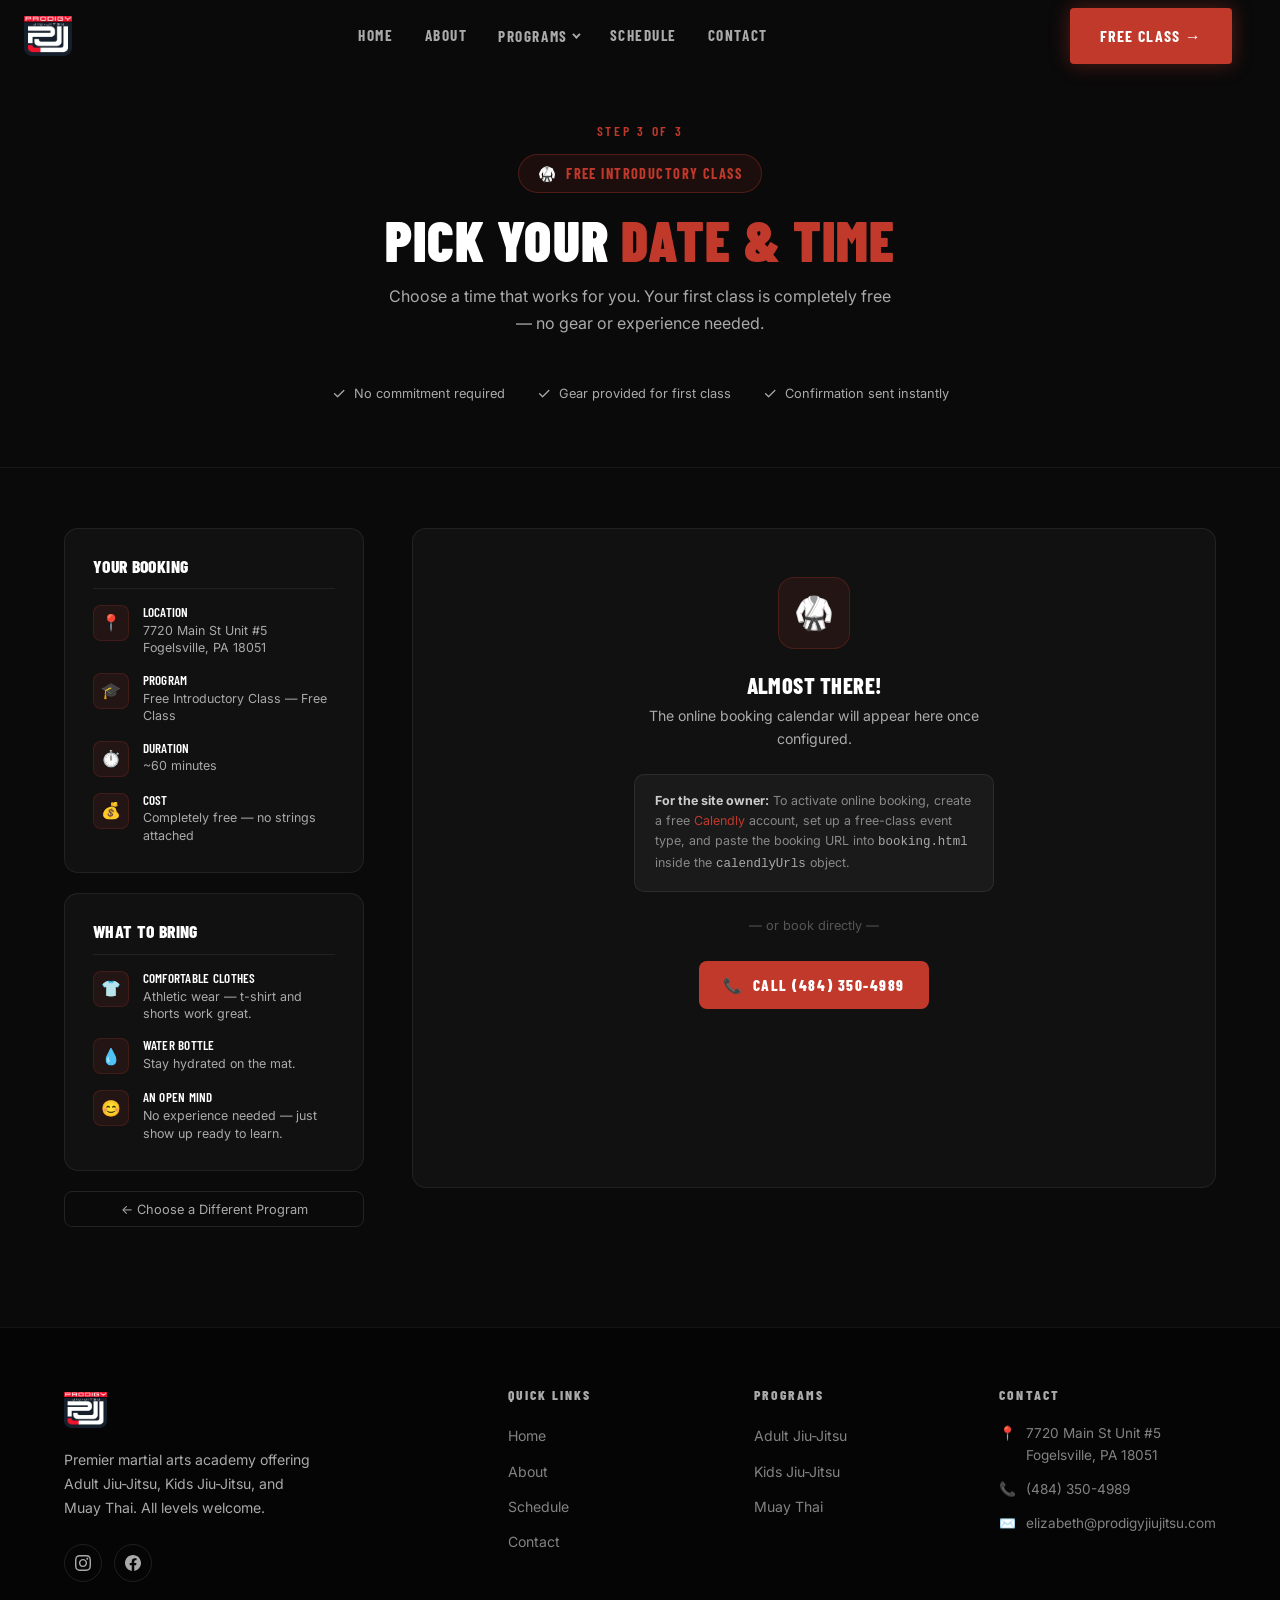
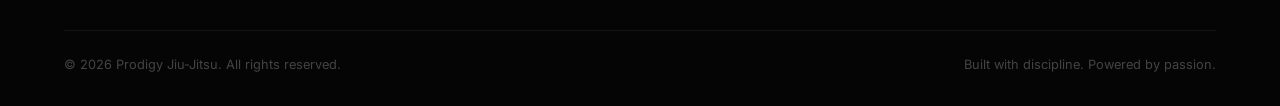
<file: booking.html>
<!DOCTYPE html>
<html lang="en">
<head>
  <meta charset="UTF-8" />
  <meta name="viewport" content="width=device-width, initial-scale=1.0" />
  <title>Book Your Free Class | Prodigy Jiu-Jitsu</title>
  <meta name="description" content="Book your free introductory class at Prodigy Jiu-Jitsu. Choose a time that works for you — no gear or experience needed." />
  <link rel="preconnect" href="https://fonts.googleapis.com" />
  <link rel="preconnect" href="https://fonts.gstatic.com" crossorigin />
  <link href="https://fonts.googleapis.com/css2?family=Barlow+Condensed:wght@400;600;700;800;900&family=Inter:wght@400;500;600&display=swap" rel="stylesheet" />
  <link rel="stylesheet" href="assets/css/main.css" />
  <style>
    .booking-hero {
      background: var(--bg);
      padding: 120px 0 60px;
      text-align: center;
      border-bottom: 1px solid rgba(255,255,255,0.06);
    }
    .booking-hero .section-label { margin-bottom: 0.75rem; }
    .booking-hero h1 {
      font-size: clamp(2rem, 5vw, 3.5rem);
      font-weight: 900; margin-bottom: 0.75rem;
    }
    .booking-hero h1 em { color: var(--accent); font-style: normal; }
    .booking-hero p {
      font-size: 1rem; color: var(--text-muted);
      max-width: 520px; margin: 0 auto 1.5rem; line-height: 1.7;
    }
    .booking-program-pill {
      display: inline-flex; align-items: center; gap: 0.5rem;
      background: rgba(192,57,43,0.1);
      border: 1.5px solid rgba(192,57,43,0.3);
      border-radius: 100px;
      padding: 0.45rem 1.2rem;
      font-family: 'Barlow Condensed', sans-serif;
      font-size: 0.9rem; font-weight: 700;
      letter-spacing: 0.1em; text-transform: uppercase;
      color: var(--accent);
    }

    /* Trust bar */
    .booking-trust {
      display: flex; justify-content: center; align-items: center;
      gap: 2rem; flex-wrap: wrap;
      padding: 1.25rem 0 0;
    }
    .booking-trust-item {
      display: flex; align-items: center; gap: 0.5rem;
      font-size: 0.8rem; color: var(--text-muted);
    }
    .booking-trust-item span:first-child { font-size: 1rem; }

    /* Calendar section */
    .booking-cal-section {
      padding: 60px 0 100px;
      background: var(--bg);
    }
    .booking-layout {
      display: grid;
      grid-template-columns: 300px 1fr;
      gap: 3rem;
      align-items: start;
    }

    /* Sidebar */
    .booking-sidebar {}
    .booking-info-card {
      background: var(--surface);
      border: 1px solid rgba(255,255,255,0.07);
      border-radius: 14px;
      padding: 1.75rem;
      margin-bottom: 1.25rem;
    }
    .booking-info-card h3 {
      font-size: 1.1rem; margin-bottom: 1rem;
      padding-bottom: 0.75rem;
      border-bottom: 1px solid rgba(255,255,255,0.07);
    }
    .booking-detail {
      display: flex; align-items: flex-start;
      gap: 0.85rem; margin-bottom: 1rem;
    }
    .booking-detail:last-child { margin-bottom: 0; }
    .booking-detail-icon {
      width: 36px; height: 36px; border-radius: 8px;
      background: rgba(192,57,43,0.1);
      border: 1px solid rgba(192,57,43,0.2);
      display: flex; align-items: center;
      justify-content: center; font-size: 1rem;
      flex-shrink: 0;
    }
    .booking-detail-text h4 {
      font-size: 0.82rem; font-weight: 600;
      color: #fff; margin-bottom: 0.15rem;
    }
    .booking-detail-text p {
      font-size: 0.78rem; color: var(--text-muted); line-height: 1.4;
    }

    .booking-change-program {
      display: flex; align-items: center; gap: 0.5rem;
      background: none; border: 1px solid rgba(255,255,255,0.1);
      border-radius: 8px; padding: 0.6rem 1rem;
      color: var(--text-muted); font-size: 0.8rem;
      cursor: pointer; width: 100%; justify-content: center;
      transition: border-color 0.2s, color 0.2s;
      font-family: inherit;
    }
    .booking-change-program:hover { border-color: rgba(255,255,255,0.25); color: #fff; }

    /* Calendar embed */
    .booking-cal-wrap {
      background: var(--surface);
      border: 1px solid rgba(255,255,255,0.07);
      border-radius: 14px;
      overflow: hidden;
      min-height: 660px;
      display: flex;
      flex-direction: column;
    }
    .calendly-inline-widget {
      flex: 1;
      min-height: 660px;
    }

    /* Placeholder (shown when Calendly URL not configured) */
    .cal-placeholder {
      flex: 1;
      display: flex; flex-direction: column;
      align-items: center; justify-content: center;
      text-align: center; padding: 3rem 2rem;
      gap: 1.5rem;
    }
    .cal-placeholder-icon {
      width: 72px; height: 72px; border-radius: 16px;
      background: rgba(192,57,43,0.1);
      border: 1px solid rgba(192,57,43,0.25);
      display: flex; align-items: center;
      justify-content: center; font-size: 2rem;
    }
    .cal-placeholder h3 {
      font-size: 1.4rem; margin-bottom: 0.5rem;
    }
    .cal-placeholder p {
      color: var(--text-muted); font-size: 0.88rem;
      max-width: 340px; line-height: 1.6; margin-bottom: 0;
    }
    .cal-placeholder .cal-config-note {
      background: rgba(255,255,255,0.04);
      border: 1px solid rgba(255,255,255,0.08);
      border-radius: 10px; padding: 1rem 1.25rem;
      font-size: 0.78rem; color: #888; text-align: left;
      max-width: 360px; line-height: 1.6;
    }
    .cal-placeholder .cal-config-note strong { color: #ccc; }
    .cal-placeholder .cal-or { color: #555; font-size: 0.8rem; }
    .cal-placeholder .cal-phone-cta {
      display: inline-flex; align-items: center; gap: 0.5rem;
      background: var(--accent);
      color: #fff; border-radius: 8px;
      padding: 0.75rem 1.5rem;
      font-family: 'Barlow Condensed', sans-serif;
      font-size: 0.95rem; font-weight: 800;
      letter-spacing: 0.1em; text-transform: uppercase;
      transition: background 0.2s;
    }
    .cal-placeholder .cal-phone-cta:hover { background: #a93226; }

    @media (max-width: 900px) {
      .booking-layout { grid-template-columns: 1fr; }
      .booking-sidebar { order: 2; }
      .booking-cal-wrap { order: 1; min-height: 500px; }
      .calendly-inline-widget { min-height: 500px; }
    }
    @media (max-width: 600px) {
      .booking-hero { padding: 100px 0 48px; }
      .booking-trust { gap: 1.25rem; }
    }
  </style>
</head>
<body>

<header>
  <nav id="nav" aria-label="Main navigation">
    <div class="container nav-inner">
      <a href="index.html" class="nav-logo"><img src="assets/images/logo.png" alt="Prodigy Jiu-Jitsu" /></a>
      <ul class="nav-links">
        <li><a href="index.html">Home</a></li>
        <li><a href="about.html">About</a></li>
        <li class="nav-dropdown"><a href="#">Programs</a>
          <div class="dropdown-menu">
            <a href="adult-jiu-jitsu.html" class="dropdown-card"><div class="dropdown-icon">🥋</div><h4>Adult Jiu-Jitsu</h4><p>Gi &amp; No-Gi for all levels.</p></a>
            <a href="kids-jiu-jitsu.html" class="dropdown-card"><div class="dropdown-icon">👦</div><h4>Kids Jiu-Jitsu</h4><p>Ages 5–17. Confidence &amp; discipline.</p></a>
            <a href="muay-thai.html" class="dropdown-card"><div class="dropdown-icon">🥊</div><h4>Muay Thai</h4><p>The Art of Eight Limbs.</p></a>
          </div>
        </li>
        <li><a href="schedule.html">Schedule</a></li>
        <li><a href="contact.html">Contact</a></li>
      </ul>
      <a href="contact.html" class="btn btn-primary nav-cta">Free Class →</a>
      <button class="hamburger" id="hamburger" aria-label="Open menu" aria-expanded="false"><span></span><span></span><span></span></button>
    </div>
  </nav>
  <nav id="mobile-menu" class="mobile-menu" aria-hidden="true">
    <a href="index.html">Home</a><a href="about.html">About</a>
    <a href="#" style="pointer-events:none;color:var(--text-muted)">Programs</a>
    <div class="mobile-submenu"><a href="adult-jiu-jitsu.html">→ Adult Jiu-Jitsu</a><a href="kids-jiu-jitsu.html">→ Kids Jiu-Jitsu</a><a href="muay-thai.html">→ Muay Thai</a></div>
    <a href="schedule.html">Schedule</a><a href="contact.html">Contact</a>
    <a href="contact.html" class="btn btn-primary">Book Your Free Class →</a>
  </nav>
</header>

<main>

  <!-- HERO -->
  <section class="booking-hero">
    <div class="container">
      <span class="section-label">Step 3 of 3</span>
      <div class="booking-program-pill" id="booking-pill">🥋 &nbsp;<span id="booking-program-label">Free Class</span></div>
      <h1 style="margin-top:1rem">Pick Your <em>Date &amp; Time</em></h1>
      <p id="booking-greeting">Choose a time that works for you. Your first class is completely free — no gear or experience needed.</p>
      <div class="booking-trust">
        <div class="booking-trust-item"><span>✓</span><span>No commitment required</span></div>
        <div class="booking-trust-item"><span>✓</span><span>Gear provided for first class</span></div>
        <div class="booking-trust-item"><span>✓</span><span>Confirmation sent instantly</span></div>
      </div>
    </div>
  </section>

  <!-- CALENDAR -->
  <section class="booking-cal-section">
    <div class="container">
      <div class="booking-layout">

        <!-- Sidebar -->
        <aside class="booking-sidebar">
          <div class="booking-info-card">
            <h3>Your Booking</h3>
            <div class="booking-detail">
              <div class="booking-detail-icon">📍</div>
              <div class="booking-detail-text">
                <h4>Location</h4>
                <p>7720 Main St Unit #5<br>Fogelsville, PA 18051</p>
              </div>
            </div>
            <div class="booking-detail">
              <div class="booking-detail-icon">🎓</div>
              <div class="booking-detail-text">
                <h4>Program</h4>
                <p id="sidebar-program">Free Introductory Class</p>
              </div>
            </div>
            <div class="booking-detail">
              <div class="booking-detail-icon">⏱️</div>
              <div class="booking-detail-text">
                <h4>Duration</h4>
                <p>~60 minutes</p>
              </div>
            </div>
            <div class="booking-detail">
              <div class="booking-detail-icon">💰</div>
              <div class="booking-detail-text">
                <h4>Cost</h4>
                <p>Completely free — no strings attached</p>
              </div>
            </div>
          </div>

          <div class="booking-info-card">
            <h3>What to Bring</h3>
            <div class="booking-detail">
              <div class="booking-detail-icon">👕</div>
              <div class="booking-detail-text">
                <h4>Comfortable clothes</h4>
                <p>Athletic wear — t-shirt and shorts work great.</p>
              </div>
            </div>
            <div class="booking-detail">
              <div class="booking-detail-icon">💧</div>
              <div class="booking-detail-text">
                <h4>Water bottle</h4>
                <p>Stay hydrated on the mat.</p>
              </div>
            </div>
            <div class="booking-detail">
              <div class="booking-detail-icon">😊</div>
              <div class="booking-detail-text">
                <h4>An open mind</h4>
                <p>No experience needed — just show up ready to learn.</p>
              </div>
            </div>
          </div>

          <button class="booking-change-program" id="booking-change">
            ← Choose a Different Program
          </button>
        </aside>

        <!-- Calendar Embed -->
        <div class="booking-cal-wrap" id="cal-wrap">
          <!-- Calendly inline widget. Replace CALENDLY_URL with your link e.g. https://calendly.com/prodigybjj/free-class -->
          <div id="cal-embed-container"></div>
        </div>

      </div>
    </div>
  </section>

</main>

<!-- FOOTER -->
<footer>
  <div class="container">
    <div class="footer-grid">
      <div class="footer-brand">
        <a href="index.html" class="nav-logo"><img src="assets/images/logo.png" alt="Prodigy Jiu-Jitsu" style="height:44px;width:auto;" /></a>
        <p>Premier martial arts academy offering Adult Jiu-Jitsu, Kids Jiu-Jitsu, and Muay Thai. All levels welcome.</p>
        <div class="footer-socials">
          <a href="https://www.instagram.com/prodigy_jiujitsupa" class="social-icon" aria-label="Instagram" target="_blank" rel="noopener noreferrer"><svg width="16" height="16" viewBox="0 0 24 24" fill="currentColor"><path d="M12 2.163c3.204 0 3.584.012 4.85.07 3.252.148 4.771 1.691 4.919 4.919.058 1.265.069 1.645.069 4.849 0 3.205-.012 3.584-.069 4.849-.149 3.225-1.664 4.771-4.919 4.919-1.266.058-1.644.07-4.85.07-3.204 0-3.584-.012-4.849-.07-3.26-.149-4.771-1.699-4.919-4.92-.058-1.265-.07-1.644-.07-4.849 0-3.204.013-3.583.07-4.849.149-3.227 1.664-4.771 4.919-4.919 1.266-.057 1.645-.069 4.849-.069zm0-2.163c-3.259 0-3.667.014-4.947.072-4.358.2-6.78 2.618-6.98 6.98-.059 1.281-.073 1.689-.073 4.948 0 3.259.014 3.668.072 4.948.2 4.358 2.618 6.78 6.98 6.98 1.281.058 1.689.072 4.948.072 3.259 0 3.668-.014 4.948-.072 4.354-.2 6.782-2.618 6.979-6.98.059-1.28.073-1.689.073-4.948 0-3.259-.014-3.667-.072-4.947-.196-4.354-2.617-6.78-6.979-6.98-1.281-.059-1.69-.073-4.949-.073zm0 5.838c-3.403 0-6.162 2.759-6.162 6.162s2.759 6.163 6.162 6.163 6.162-2.759 6.162-6.163c0-3.403-2.759-6.162-6.162-6.162zm0 10.162c-2.209 0-4-1.79-4-4 0-2.209 1.791-4 4-4s4 1.791 4 4c0 2.21-1.791 4-4 4zm6.406-11.845c-.796 0-1.441.645-1.441 1.44s.645 1.44 1.441 1.44c.795 0 1.439-.645 1.439-1.44s-.644-1.44-1.439-1.44z"/></svg></a>
          <a href="https://www.facebook.com/people/Prodigy-Jiu-Jitsu-Academy/100089949390350/" class="social-icon" aria-label="Facebook" target="_blank" rel="noopener noreferrer"><svg width="16" height="16" viewBox="0 0 24 24" fill="currentColor"><path d="M24 12.073c0-6.627-5.373-12-12-12s-12 5.373-12 12c0 5.99 4.388 10.954 10.125 11.854v-8.385H7.078v-3.47h3.047V9.43c0-3.007 1.792-4.669 4.533-4.669 1.312 0 2.686.235 2.686.235v2.953H15.83c-1.491 0-1.956.925-1.956 1.874v2.25h3.328l-.532 3.47h-2.796v8.385C19.612 23.027 24 18.062 24 12.073z"/></svg></a>
        </div>
      </div>
      <nav class="footer-col"><h4>Quick Links</h4><ul><li><a href="index.html">Home</a></li><li><a href="about.html">About</a></li><li><a href="schedule.html">Schedule</a></li><li><a href="contact.html">Contact</a></li></ul></nav>
      <nav class="footer-col"><h4>Programs</h4><ul><li><a href="adult-jiu-jitsu.html">Adult Jiu-Jitsu</a></li><li><a href="kids-jiu-jitsu.html">Kids Jiu-Jitsu</a></li><li><a href="muay-thai.html">Muay Thai</a></li></ul></nav>
      <address class="footer-col" style="font-style:normal"><h4>Contact</h4><div class="footer-contact-item"><span>📍</span><span>7720 Main St Unit #5<br>Fogelsville, PA 18051</span></div><div class="footer-contact-item"><span>📞</span><a href="tel:+14843504989">(484) 350-4989</a></div><div class="footer-contact-item"><span>✉️</span><a href="mailto:elizabeth@prodigyjiujitsu.com">elizabeth@prodigyjiujitsu.com</a></div></address>
    </div>
    <div class="footer-bottom"><p>&copy; 2026 Prodigy Jiu-Jitsu. All rights reserved.</p><p>Built with discipline. Powered by passion.</p></div>
  </div>
</footer>

<script>
// ── NAV ──────────────────────────────────────────────────────
const nav = document.getElementById('nav');
window.addEventListener('scroll', () => nav.classList.toggle('scrolled', window.scrollY > 60), { passive: true });
const hamburger = document.getElementById('hamburger');
const mobileMenu = document.getElementById('mobile-menu');
hamburger.addEventListener('click', () => {
  const o = hamburger.classList.toggle('open');
  mobileMenu.classList.toggle('open', o);
  hamburger.setAttribute('aria-expanded', o);
  mobileMenu.setAttribute('aria-hidden', !o);
  document.body.style.overflow = o ? 'hidden' : '';
});

// ── PROGRAM ICONS ────────────────────────────────────────────
const programIcons = {
  'adult-jiu-jitsu': '🥋',
  'kids-jiu-jitsu':  '👦',
  'muay-thai':       '🥊'
};

// ── CALENDLY URLS ─────────────────────────────────────────────
// TODO: Replace these with your actual Calendly scheduling links.
// Create a free account at calendly.com, set up event types for each program,
// then paste the booking page URLs below.
const calendlyUrls = {
  'adult-jiu-jitsu': '',  // e.g. 'https://calendly.com/prodigybjj/adult-bjj-free-class'
  'kids-jiu-jitsu':  '',  // e.g. 'https://calendly.com/prodigybjj/kids-bjj-free-class'
  'muay-thai':       ''   // e.g. 'https://calendly.com/prodigybjj/muay-thai-free-class'
};

// ── PERSONALISE PAGE ─────────────────────────────────────────
function personalize() {
  let program = '', label = 'Free Introductory Class', name = '';
  try {
    program = sessionStorage.getItem('fcm_program') || '';
    label   = sessionStorage.getItem('fcm_label')   || 'Free Introductory Class';
    name    = sessionStorage.getItem('fcm_name')     || '';
  } catch(e) {}

  // Update pill + sidebar
  const icon = programIcons[program] || '🥋';
  document.getElementById('booking-program-label').textContent = label;
  document.querySelector('.booking-program-pill').innerHTML = icon + ' &nbsp;' + label;
  document.getElementById('sidebar-program').textContent = label + ' — Free Class';

  // Personal greeting
  if (name) {
    document.getElementById('booking-greeting').textContent =
      'Hey ' + name.split(' ')[0] + '! Choose a time that works for you. Your first ' + label + ' class is completely free.';
  }

  // Load calendar
  const calUrl = calendlyUrls[program];
  const container = document.getElementById('cal-embed-container');

  if (calUrl) {
    // Inject Calendly embed
    container.innerHTML = '<div class="calendly-inline-widget" data-url="' + calUrl +
      '?hide_gdpr_banner=1&background_color=111111&text_color=ffffff&primary_color=C0392B" ' +
      'style="min-width:320px;height:660px;"></div>';
    var s = document.createElement('script');
    s.src = 'https://assets.calendly.com/assets/external/widget.js';
    s.async = true;
    document.head.appendChild(s);
  } else {
    // Placeholder
    container.innerHTML = `
      <div class="cal-placeholder">
        <div class="cal-placeholder-icon">${icon}</div>
        <div>
          <h3>Almost there!</h3>
          <p>The online booking calendar will appear here once configured.</p>
        </div>
        <div class="cal-config-note">
          <strong>For the site owner:</strong> To activate online booking, create a free
          <a href="https://calendly.com" target="_blank" rel="noopener" style="color:var(--accent)">Calendly</a>
          account, set up a free-class event type, and paste the booking URL into
          <code style="color:#aaa">booking.html</code> inside the <code style="color:#aaa">calendlyUrls</code> object.
        </div>
        <div class="cal-or">— or book directly —</div>
        <a href="tel:+14843504989" class="cal-phone-cta">📞 &nbsp;Call (484) 350-4989</a>
      </div>`;
  }
}

// ── CHANGE PROGRAM ────────────────────────────────────────────
document.getElementById('booking-change').addEventListener('click', function() {
  // Go back and reopen modal on previous page
  history.back();
  // Small fallback: if history unavailable, go to index
  setTimeout(function() {
    if (document.hidden) return;
    window.location.href = 'index.html';
  }, 300);
});

personalize();
</script>

<script src="assets/js/free-class-modal.js"></script>
</body>
</html>
</file>
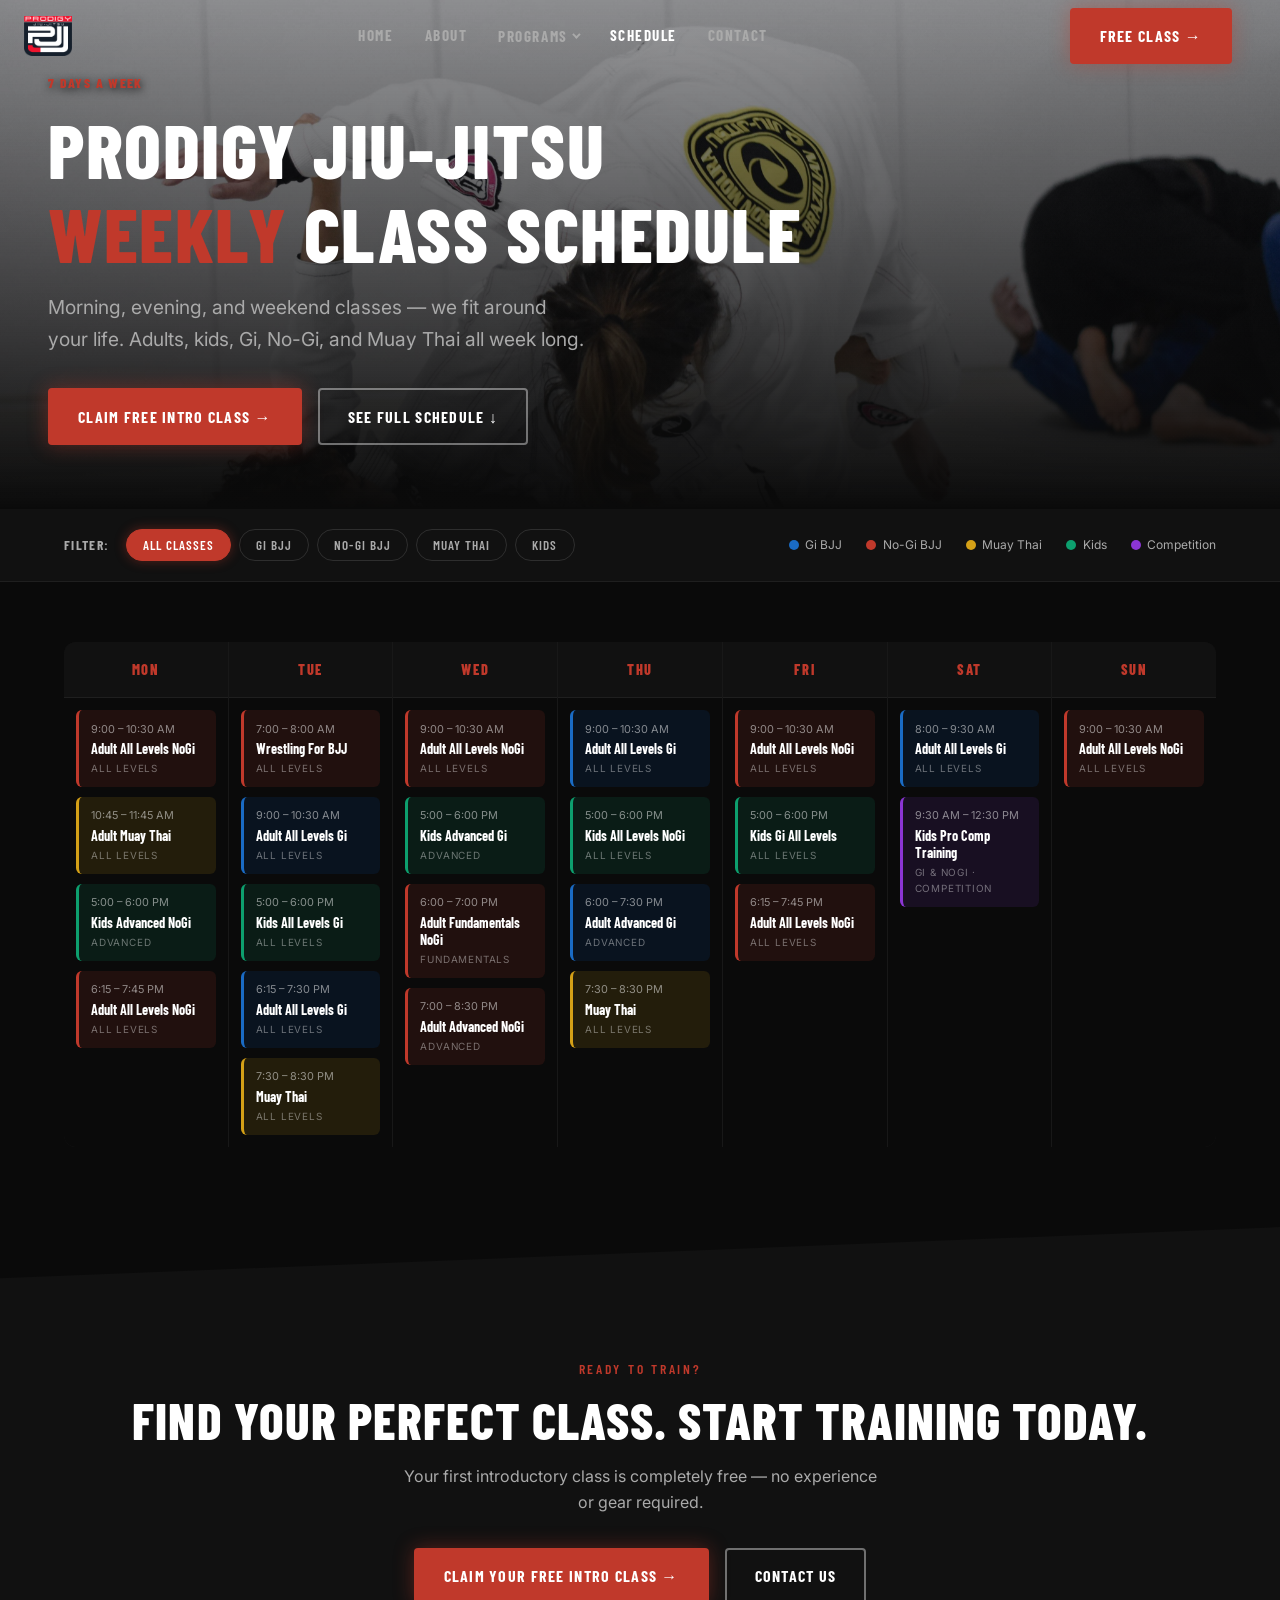
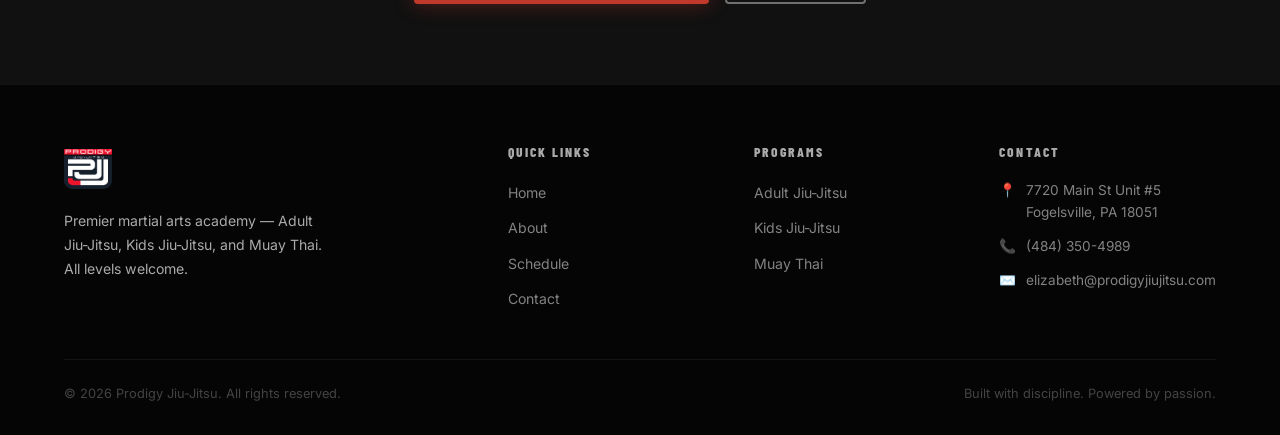
<file: schedule.html>
<!DOCTYPE html>
<html lang="en">
<head>
  <meta charset="UTF-8" />
  <meta name="viewport" content="width=device-width, initial-scale=1.0" />
  <title>Class Schedule | Prodigy Jiu-Jitsu — BJJ &amp; Muay Thai Classes All Week</title>
  <meta name="description" content="View the full weekly class schedule at Prodigy Jiu-Jitsu. Adult &amp; Kids Gi, No-Gi Jiu-Jitsu, and Muay Thai classes available Mon–Sun. Join today." />
  <link rel="canonical" href="https://prodigyjiujitsu.com/schedule" />
  <meta property="og:title" content="Class Schedule | Prodigy Jiu-Jitsu" />
  <meta property="og:image" content="https://prodigyjiujitsu.com/assets/images/schedule/bg.jpg" />
  <meta name="twitter:card" content="summary_large_image" />
  <script type="application/ld+json">{"@context":"https://schema.org","@type":"BreadcrumbList","itemListElement":[{"@type":"ListItem","position":1,"name":"Home","item":"https://prodigyjiujitsu.com/"},{"@type":"ListItem","position":2,"name":"Schedule","item":"https://prodigyjiujitsu.com/schedule"}]}</script>
  <link rel="preconnect" href="https://fonts.googleapis.com" />
  <link rel="preconnect" href="https://fonts.gstatic.com" crossorigin />
  <link href="https://fonts.googleapis.com/css2?family=Barlow+Condensed:wght@400;600;700;800;900&family=Inter:wght@400;500;600&display=swap" rel="stylesheet" />
  <link rel="stylesheet" href="assets/css/main.css" />
  <style>
    .sched-hero .page-hero-bg { background-image: url('assets/images/schedule/bg.jpg'); background-position: center 40%; }
    .sched-hero { min-height: 50vh; }
    .sched-hero .page-hero-content { padding-left: 3rem; }

    /* FILTER BAR */
    #filter-bar { background: var(--surface); border-bottom: 1px solid rgba(255,255,255,0.06); padding: 1.25rem 0; position: sticky; top: var(--nav-h); z-index: 100; }
    .filter-inner { display: flex; align-items: center; gap: 1rem; flex-wrap: wrap; }
    .filter-label { font-family: 'Barlow Condensed', sans-serif; font-size: 0.85rem; font-weight: 700; letter-spacing: 0.1em; text-transform: uppercase; color: var(--text-muted); white-space: nowrap; }
    .filter-btns { display: flex; gap: 0.5rem; flex-wrap: wrap; }
    .filter-btn { padding: 0.45rem 1rem; border-radius: 100px; border: 1px solid rgba(255,255,255,0.12); background: transparent; color: var(--text-muted); font-family: 'Barlow Condensed', sans-serif; font-size: 0.82rem; font-weight: 600; letter-spacing: 0.08em; text-transform: uppercase; cursor: pointer; transition: border-color 0.2s, color 0.2s, background 0.2s; }
    .filter-btn:hover { border-color: rgba(255,255,255,0.3); color: #fff; }
    .filter-btn.active { background: var(--accent); border-color: var(--accent); color: #fff; box-shadow: 0 0 12px var(--accent-glow); }

    /* COLOR LEGEND */
    .legend { display: flex; gap: 1.5rem; flex-wrap: wrap; margin-left: auto; }
    .legend-item { display: flex; align-items: center; gap: 0.4rem; font-size: 0.75rem; color: var(--text-muted); }
    .legend-dot { width: 10px; height: 10px; border-radius: 50%; flex-shrink: 0; }

    /* DESKTOP SCHEDULE GRID */
    #schedule-grid { padding: 60px 0 80px; background: var(--bg); }
    .week-grid { display: grid; grid-template-columns: repeat(7, 1fr); gap: 1px; background: rgba(255,255,255,0.06); border-radius: 12px; overflow: hidden; }
    .day-col { background: var(--bg); }
    .day-header { background: var(--surface); padding: 1rem 0.75rem; text-align: center; border-bottom: 1px solid rgba(255,255,255,0.06); }
    .day-name { font-family: 'Barlow Condensed', sans-serif; font-size: 0.9rem; font-weight: 800; letter-spacing: 0.12em; text-transform: uppercase; color: var(--accent); }
    .day-classes { padding: 0.75rem; display: flex; flex-direction: column; gap: 0.6rem; min-height: 200px; }
    .class-card { border-radius: 6px; padding: 0.65rem 0.75rem; border-left: 3px solid; cursor: pointer; transition: transform 0.2s var(--ease), box-shadow 0.2s; position: relative; }
    .class-card:hover { transform: translateY(-2px); box-shadow: 0 6px 20px rgba(0,0,0,0.4); }
    .class-card:hover .class-tooltip { opacity: 1; pointer-events: auto; transform: translateY(0); }
    .class-time { font-size: 0.68rem; color: rgba(255,255,255,0.5); margin-bottom: 0.2rem; }
    .class-name { font-family: 'Barlow Condensed', sans-serif; font-size: 0.88rem; font-weight: 700; color: #fff; line-height: 1.2; }
    .class-level { font-size: 0.62rem; color: rgba(255,255,255,0.4); margin-top: 0.2rem; text-transform: uppercase; letter-spacing: 0.08em; }
    .class-tooltip { position: absolute; bottom: calc(100% + 8px); left: 50%; transform: translateX(-50%) translateY(4px); background: rgba(17,17,17,0.98); border: 1px solid rgba(255,255,255,0.1); border-radius: 6px; padding: 0.5rem 0.75rem; white-space: nowrap; font-size: 0.75rem; color: #fff; opacity: 0; pointer-events: none; transition: opacity 0.2s, transform 0.2s; z-index: 10; }
    .class-tooltip::after { content: ''; position: absolute; top: 100%; left: 50%; transform: translateX(-50%); border: 5px solid transparent; border-top-color: rgba(17,17,17,0.98); }

    /* Program color classes */
    .prog-gi    { background: rgba(0,80,180,0.12); border-color: #1a6bc4; }
    .prog-nogi  { background: rgba(192,57,43,0.12); border-color: var(--accent); }
    .prog-mt    { background: rgba(212,160,23,0.12); border-color: #d4a017; }
    .prog-kids  { background: rgba(13,159,110,0.12); border-color: #0d9f6e; }
    .prog-comp  { background: rgba(120,50,200,0.12); border-color: #8b35d4; }

    /* MOBILE TAB VIEW */
    #mobile-schedule { display: none; padding: 40px 0 60px; background: var(--bg); }
    .day-tabs { display: flex; gap: 0; overflow-x: auto; -webkit-overflow-scrolling: touch; border-bottom: 1px solid rgba(255,255,255,0.08); margin-bottom: 2rem; scrollbar-width: none; }
    .day-tabs::-webkit-scrollbar { display: none; }
    .day-tab { flex-shrink: 0; padding: 0.85rem 1.25rem; font-family: 'Barlow Condensed', sans-serif; font-size: 0.9rem; font-weight: 700; letter-spacing: 0.1em; text-transform: uppercase; color: var(--text-muted); background: none; border: none; cursor: pointer; border-bottom: 2px solid transparent; transition: color 0.2s, border-color 0.2s; }
    .day-tab.active { color: var(--accent); border-bottom-color: var(--accent); }
    .mobile-day-panel { display: none; flex-direction: column; gap: 0.75rem; }
    .mobile-day-panel.active { display: flex; }
    .mobile-class-card { background: var(--surface); border: 1px solid rgba(255,255,255,0.06); border-left: 4px solid; border-radius: 8px; padding: 1rem 1.25rem; display: flex; align-items: center; justify-content: space-between; gap: 1rem; }
    .mobile-class-info h3 { font-size: 1.05rem; margin-bottom: 0.2rem; }
    .mobile-class-info .time { font-size: 0.82rem; color: var(--text-muted); }
    .mobile-class-badge { font-family: 'Barlow Condensed', sans-serif; font-size: 0.7rem; font-weight: 700; letter-spacing: 0.1em; text-transform: uppercase; padding: 0.25rem 0.6rem; border-radius: 4px; flex-shrink: 0; }
    .badge-gi-style   { background: rgba(0,80,180,0.2); color: #4a9eff; }
    .badge-nogi-style { background: rgba(192,57,43,0.15); color: var(--accent); }
    .badge-mt-style   { background: rgba(212,160,23,0.15); color: #d4a017; }
    .badge-kids-style { background: rgba(13,159,110,0.15); color: #0d9f6e; }
    .badge-comp-style { background: rgba(120,50,200,0.15); color: #a855f7; }

    /* CTA */
    #sched-cta { padding: 80px 0; background: var(--surface); text-align: center; clip-path: polygon(0 4vw, 100% 0, 100% 100%, 0 100%); padding-top: calc(4vw + 80px); }
    #sched-cta h2 { font-size: clamp(2rem,4vw,3.2rem); margin-bottom: 1rem; }
    #sched-cta p { color: var(--text-muted); max-width: 480px; margin: 0 auto 2rem; }

    @media (max-width: 900px) {
      #schedule-grid { display: none; }
      #mobile-schedule { display: block; }
      .legend { display: none; }
    }
    @media (max-width: 480px) {
      .filter-btns { gap: 0.35rem; }
      .filter-btn { font-size: 0.75rem; padding: 0.35rem 0.75rem; }
    }
  </style>
</head>
<body>

<header>
  <nav id="nav" aria-label="Main navigation">
    <div class="container nav-inner">
      <a href="index.html" class="nav-logo"><img src="assets/images/logo.png" alt="Prodigy Jiu-Jitsu" /></a>
      <ul class="nav-links">
        <li><a href="index.html">Home</a></li><li><a href="about.html">About</a></li>
        <li class="nav-dropdown"><a href="#">Programs</a>
          <div class="dropdown-menu">
            <a href="adult-jiu-jitsu.html" class="dropdown-card"><div class="dropdown-icon">🥋</div><h4>Adult Jiu-Jitsu</h4><p>Gi &amp; No-Gi for all levels.</p></a>
            <a href="kids-jiu-jitsu.html" class="dropdown-card"><div class="dropdown-icon">👦</div><h4>Kids Jiu-Jitsu</h4><p>Ages 5–17. Confidence &amp; discipline.</p></a>
            <a href="muay-thai.html" class="dropdown-card"><div class="dropdown-icon">🥊</div><h4>Muay Thai</h4><p>The Art of Eight Limbs.</p></a>
          </div>
        </li>
        <li><a href="schedule.html" class="active">Schedule</a></li><li><a href="contact.html">Contact</a></li>
      </ul>
      <a href="contact.html" class="btn btn-primary nav-cta">Free Class →</a>
      <button class="hamburger" id="hamburger" aria-label="Open menu" aria-expanded="false"><span></span><span></span><span></span></button>
    </div>
  </nav>
  <nav id="mobile-menu" class="mobile-menu" aria-hidden="true">
    <a href="index.html">Home</a><a href="about.html">About</a>
    <a href="#" style="pointer-events:none;color:var(--text-muted)">Programs</a>
    <div class="mobile-submenu"><a href="adult-jiu-jitsu.html">→ Adult Jiu-Jitsu</a><a href="kids-jiu-jitsu.html">→ Kids Jiu-Jitsu</a><a href="muay-thai.html">→ Muay Thai</a></div>
    <a href="schedule.html">Schedule</a><a href="contact.html">Contact</a>
    <a href="contact.html" class="btn btn-primary">Book Your Free Class →</a>
  </nav>
</header>

<main>

  <!-- HERO -->
  <section class="page-hero sched-hero" aria-label="Schedule hero">
    <div class="page-hero-bg"></div>
    <div class="page-hero-overlay"></div>
    <div class="container page-hero-content">
<span class="section-label">7 Days a Week</span>
      <h1>Prodigy Jiu-Jitsu<br><em style="color:var(--accent);font-style:normal">Weekly</em> Class Schedule</h1>
      <p class="hero-sub">Morning, evening, and weekend classes — we fit around your life. Adults, kids, Gi, No-Gi, and Muay Thai all week long.</p>
      <div class="hero-ctas">
        <a href="contact.html" class="btn btn-primary">Claim Free Intro Class →</a>
        <a href="#schedule-grid" class="btn btn-secondary">See Full Schedule ↓</a>
      </div>
    </div>
  </section>

  <!-- FILTER BAR -->
  <div id="filter-bar" role="navigation" aria-label="Schedule filter">
    <div class="container filter-inner">
      <span class="filter-label">Filter:</span>
      <div class="filter-btns" role="group" aria-label="Program filter">
        <button class="filter-btn active" data-filter="all">All Classes</button>
        <button class="filter-btn" data-filter="gi">Gi BJJ</button>
        <button class="filter-btn" data-filter="nogi">No-Gi BJJ</button>
        <button class="filter-btn" data-filter="mt">Muay Thai</button>
        <button class="filter-btn" data-filter="kids">Kids</button>
      </div>
      <div class="legend" aria-label="Color legend">
        <div class="legend-item"><div class="legend-dot" style="background:#1a6bc4"></div>Gi BJJ</div>
        <div class="legend-item"><div class="legend-dot" style="background:var(--accent)"></div>No-Gi BJJ</div>
        <div class="legend-item"><div class="legend-dot" style="background:#d4a017"></div>Muay Thai</div>
        <div class="legend-item"><div class="legend-dot" style="background:#0d9f6e"></div>Kids</div>
        <div class="legend-item"><div class="legend-dot" style="background:#8b35d4"></div>Competition</div>
      </div>
    </div>
  </div>

  <!-- DESKTOP SCHEDULE -->
  <section id="schedule-grid" aria-label="Weekly class schedule">
    <div class="container">
      <div class="week-grid" role="grid" aria-label="Weekly schedule grid">

        <!-- MONDAY -->
        <div class="day-col" role="gridcell">
          <div class="day-header"><div class="day-name">Mon</div></div>
          <div class="day-classes">
            <article class="class-card prog-nogi" data-prog="nogi"><div class="class-time">9:00 – 10:30 AM</div><div class="class-name">Adult All Levels NoGi</div><div class="class-level">All Levels</div><div class="class-tooltip">Join This Class →</div></article>
            <article class="class-card prog-mt" data-prog="mt"><div class="class-time">10:45 – 11:45 AM</div><div class="class-name">Adult Muay Thai</div><div class="class-level">All Levels</div><div class="class-tooltip">Join This Class →</div></article>
            <article class="class-card prog-kids" data-prog="kids"><div class="class-time">5:00 – 6:00 PM</div><div class="class-name">Kids Advanced NoGi</div><div class="class-level">Advanced</div><div class="class-tooltip">Join This Class →</div></article>
            <article class="class-card prog-nogi" data-prog="nogi"><div class="class-time">6:15 – 7:45 PM</div><div class="class-name">Adult All Levels NoGi</div><div class="class-level">All Levels</div><div class="class-tooltip">Join This Class →</div></article>
          </div>
        </div>

        <!-- TUESDAY -->
        <div class="day-col" role="gridcell">
          <div class="day-header"><div class="day-name">Tue</div></div>
          <div class="day-classes">
            <article class="class-card prog-nogi" data-prog="nogi"><div class="class-time">7:00 – 8:00 AM</div><div class="class-name">Wrestling For BJJ</div><div class="class-level">All Levels</div><div class="class-tooltip">Join This Class →</div></article>
            <article class="class-card prog-gi" data-prog="gi"><div class="class-time">9:00 – 10:30 AM</div><div class="class-name">Adult All Levels Gi</div><div class="class-level">All Levels</div><div class="class-tooltip">Join This Class →</div></article>
            <article class="class-card prog-kids" data-prog="kids"><div class="class-time">5:00 – 6:00 PM</div><div class="class-name">Kids All Levels Gi</div><div class="class-level">All Levels</div><div class="class-tooltip">Join This Class →</div></article>
            <article class="class-card prog-gi" data-prog="gi"><div class="class-time">6:15 – 7:30 PM</div><div class="class-name">Adult All Levels Gi</div><div class="class-level">All Levels</div><div class="class-tooltip">Join This Class →</div></article>
            <article class="class-card prog-mt" data-prog="mt"><div class="class-time">7:30 – 8:30 PM</div><div class="class-name">Muay Thai</div><div class="class-level">All Levels</div><div class="class-tooltip">Join This Class →</div></article>
          </div>
        </div>

        <!-- WEDNESDAY -->
        <div class="day-col" role="gridcell">
          <div class="day-header"><div class="day-name">Wed</div></div>
          <div class="day-classes">
            <article class="class-card prog-nogi" data-prog="nogi"><div class="class-time">9:00 – 10:30 AM</div><div class="class-name">Adult All Levels NoGi</div><div class="class-level">All Levels</div><div class="class-tooltip">Join This Class →</div></article>
            <article class="class-card prog-kids" data-prog="kids"><div class="class-time">5:00 – 6:00 PM</div><div class="class-name">Kids Advanced Gi</div><div class="class-level">Advanced</div><div class="class-tooltip">Join This Class →</div></article>
            <article class="class-card prog-nogi" data-prog="nogi"><div class="class-time">6:00 – 7:00 PM</div><div class="class-name">Adult Fundamentals NoGi</div><div class="class-level">Fundamentals</div><div class="class-tooltip">Join This Class →</div></article>
            <article class="class-card prog-nogi" data-prog="nogi"><div class="class-time">7:00 – 8:30 PM</div><div class="class-name">Adult Advanced NoGi</div><div class="class-level">Advanced</div><div class="class-tooltip">Join This Class →</div></article>
          </div>
        </div>

        <!-- THURSDAY -->
        <div class="day-col" role="gridcell">
          <div class="day-header"><div class="day-name">Thu</div></div>
          <div class="day-classes">
            <article class="class-card prog-gi" data-prog="gi"><div class="class-time">9:00 – 10:30 AM</div><div class="class-name">Adult All Levels Gi</div><div class="class-level">All Levels</div><div class="class-tooltip">Join This Class →</div></article>
            <article class="class-card prog-kids" data-prog="kids"><div class="class-time">5:00 – 6:00 PM</div><div class="class-name">Kids All Levels NoGi</div><div class="class-level">All Levels</div><div class="class-tooltip">Join This Class →</div></article>
            <article class="class-card prog-gi" data-prog="gi"><div class="class-time">6:00 – 7:30 PM</div><div class="class-name">Adult Advanced Gi</div><div class="class-level">Advanced</div><div class="class-tooltip">Join This Class →</div></article>
            <article class="class-card prog-mt" data-prog="mt"><div class="class-time">7:30 – 8:30 PM</div><div class="class-name">Muay Thai</div><div class="class-level">All Levels</div><div class="class-tooltip">Join This Class →</div></article>
          </div>
        </div>

        <!-- FRIDAY -->
        <div class="day-col" role="gridcell">
          <div class="day-header"><div class="day-name">Fri</div></div>
          <div class="day-classes">
            <article class="class-card prog-nogi" data-prog="nogi"><div class="class-time">9:00 – 10:30 AM</div><div class="class-name">Adult All Levels NoGi</div><div class="class-level">All Levels</div><div class="class-tooltip">Join This Class →</div></article>
            <article class="class-card prog-kids" data-prog="kids"><div class="class-time">5:00 – 6:00 PM</div><div class="class-name">Kids Gi All Levels</div><div class="class-level">All Levels</div><div class="class-tooltip">Join This Class →</div></article>
            <article class="class-card prog-nogi" data-prog="nogi"><div class="class-time">6:15 – 7:45 PM</div><div class="class-name">Adult All Levels NoGi</div><div class="class-level">All Levels</div><div class="class-tooltip">Join This Class →</div></article>
          </div>
        </div>

        <!-- SATURDAY -->
        <div class="day-col" role="gridcell">
          <div class="day-header"><div class="day-name">Sat</div></div>
          <div class="day-classes">
            <article class="class-card prog-gi" data-prog="gi"><div class="class-time">8:00 – 9:30 AM</div><div class="class-name">Adult All Levels Gi</div><div class="class-level">All Levels</div><div class="class-tooltip">Join This Class →</div></article>
            <article class="class-card prog-comp" data-prog="kids"><div class="class-time">9:30 AM – 12:30 PM</div><div class="class-name">Kids Pro Comp Training</div><div class="class-level">Gi &amp; NoGi · Competition</div><div class="class-tooltip">Join This Class →</div></article>
          </div>
        </div>

        <!-- SUNDAY -->
        <div class="day-col" role="gridcell">
          <div class="day-header"><div class="day-name">Sun</div></div>
          <div class="day-classes">
            <article class="class-card prog-nogi" data-prog="nogi"><div class="class-time">9:00 – 10:30 AM</div><div class="class-name">Adult All Levels NoGi</div><div class="class-level">All Levels</div><div class="class-tooltip">Join This Class →</div></article>
          </div>
        </div>

      </div>
    </div>
  </section>

  <!-- MOBILE SCHEDULE -->
  <section id="mobile-schedule" aria-label="Mobile weekly schedule">
    <div class="container">
      <div class="day-tabs" role="tablist" aria-label="Select day">
        <button class="day-tab active" role="tab" data-day="mon">Mon</button>
        <button class="day-tab" role="tab" data-day="tue">Tue</button>
        <button class="day-tab" role="tab" data-day="wed">Wed</button>
        <button class="day-tab" role="tab" data-day="thu">Thu</button>
        <button class="day-tab" role="tab" data-day="fri">Fri</button>
        <button class="day-tab" role="tab" data-day="sat">Sat</button>
        <button class="day-tab" role="tab" data-day="sun">Sun</button>
      </div>
      <div id="day-mon" class="mobile-day-panel active">
        <div class="mobile-class-card prog-nogi" style="border-left-color:var(--accent)"><div class="mobile-class-info"><h3>Adult All Levels NoGi</h3><div class="time">9:00 – 10:30 AM</div></div><span class="mobile-class-badge badge-nogi-style">No-Gi</span></div>
        <div class="mobile-class-card prog-mt" style="border-left-color:#d4a017"><div class="mobile-class-info"><h3>Adult Muay Thai</h3><div class="time">10:45 – 11:45 AM</div></div><span class="mobile-class-badge badge-mt-style">Muay Thai</span></div>
        <div class="mobile-class-card prog-kids" style="border-left-color:#0d9f6e"><div class="mobile-class-info"><h3>Kids Advanced NoGi</h3><div class="time">5:00 – 6:00 PM</div></div><span class="mobile-class-badge badge-kids-style">Kids</span></div>
        <div class="mobile-class-card prog-nogi" style="border-left-color:var(--accent)"><div class="mobile-class-info"><h3>Adult All Levels NoGi</h3><div class="time">6:15 – 7:45 PM</div></div><span class="mobile-class-badge badge-nogi-style">No-Gi</span></div>
      </div>
      <div id="day-tue" class="mobile-day-panel">
        <div class="mobile-class-card" style="border-left-color:var(--accent)"><div class="mobile-class-info"><h3>Wrestling For Jiu-Jitsu</h3><div class="time">7:00 – 8:00 AM</div></div><span class="mobile-class-badge badge-nogi-style">Wrestling</span></div>
        <div class="mobile-class-card" style="border-left-color:#1a6bc4"><div class="mobile-class-info"><h3>Adult All Levels Gi</h3><div class="time">9:00 – 10:30 AM</div></div><span class="mobile-class-badge badge-gi-style">Gi</span></div>
        <div class="mobile-class-card" style="border-left-color:#0d9f6e"><div class="mobile-class-info"><h3>Kids All Levels Gi</h3><div class="time">5:00 – 6:00 PM</div></div><span class="mobile-class-badge badge-kids-style">Kids</span></div>
        <div class="mobile-class-card" style="border-left-color:#1a6bc4"><div class="mobile-class-info"><h3>Adult All Levels Gi</h3><div class="time">6:15 – 7:30 PM</div></div><span class="mobile-class-badge badge-gi-style">Gi</span></div>
        <div class="mobile-class-card" style="border-left-color:#d4a017"><div class="mobile-class-info"><h3>Muay Thai</h3><div class="time">7:30 – 8:30 PM</div></div><span class="mobile-class-badge badge-mt-style">Muay Thai</span></div>
      </div>
      <div id="day-wed" class="mobile-day-panel">
        <div class="mobile-class-card" style="border-left-color:var(--accent)"><div class="mobile-class-info"><h3>Adult All Levels NoGi</h3><div class="time">9:00 – 10:30 AM</div></div><span class="mobile-class-badge badge-nogi-style">No-Gi</span></div>
        <div class="mobile-class-card" style="border-left-color:#0d9f6e"><div class="mobile-class-info"><h3>Kids Advanced Gi</h3><div class="time">5:00 – 6:00 PM</div></div><span class="mobile-class-badge badge-kids-style">Kids</span></div>
        <div class="mobile-class-card" style="border-left-color:var(--accent)"><div class="mobile-class-info"><h3>Adult Fundamentals NoGi</h3><div class="time">6:00 – 7:00 PM</div></div><span class="mobile-class-badge badge-nogi-style">Beginner</span></div>
        <div class="mobile-class-card" style="border-left-color:var(--accent)"><div class="mobile-class-info"><h3>Adult Advanced NoGi</h3><div class="time">7:00 – 8:30 PM</div></div><span class="mobile-class-badge badge-nogi-style">Advanced</span></div>
      </div>
      <div id="day-thu" class="mobile-day-panel">
        <div class="mobile-class-card" style="border-left-color:#1a6bc4"><div class="mobile-class-info"><h3>Adult All Levels Gi</h3><div class="time">9:00 – 10:30 AM</div></div><span class="mobile-class-badge badge-gi-style">Gi</span></div>
        <div class="mobile-class-card" style="border-left-color:#0d9f6e"><div class="mobile-class-info"><h3>Kids All Levels NoGi</h3><div class="time">5:00 – 6:00 PM</div></div><span class="mobile-class-badge badge-kids-style">Kids</span></div>
        <div class="mobile-class-card" style="border-left-color:#1a6bc4"><div class="mobile-class-info"><h3>Adult Advanced Gi</h3><div class="time">6:00 – 7:30 PM</div></div><span class="mobile-class-badge badge-gi-style">Advanced</span></div>
        <div class="mobile-class-card" style="border-left-color:#d4a017"><div class="mobile-class-info"><h3>Muay Thai</h3><div class="time">7:30 – 8:30 PM</div></div><span class="mobile-class-badge badge-mt-style">Muay Thai</span></div>
      </div>
      <div id="day-fri" class="mobile-day-panel">
        <div class="mobile-class-card" style="border-left-color:var(--accent)"><div class="mobile-class-info"><h3>Adult All Levels NoGi</h3><div class="time">9:00 – 10:30 AM</div></div><span class="mobile-class-badge badge-nogi-style">No-Gi</span></div>
        <div class="mobile-class-card" style="border-left-color:#0d9f6e"><div class="mobile-class-info"><h3>Kids Gi All Levels</h3><div class="time">5:00 – 6:00 PM</div></div><span class="mobile-class-badge badge-kids-style">Kids</span></div>
        <div class="mobile-class-card" style="border-left-color:var(--accent)"><div class="mobile-class-info"><h3>Adult All Levels NoGi</h3><div class="time">6:15 – 7:45 PM</div></div><span class="mobile-class-badge badge-nogi-style">No-Gi</span></div>
      </div>
      <div id="day-sat" class="mobile-day-panel">
        <div class="mobile-class-card" style="border-left-color:#1a6bc4"><div class="mobile-class-info"><h3>Adult All Levels Gi</h3><div class="time">8:00 – 9:30 AM</div></div><span class="mobile-class-badge badge-gi-style">Gi</span></div>
        <div class="mobile-class-card" style="border-left-color:#8b35d4"><div class="mobile-class-info"><h3>Kids Pro Comp Training</h3><div class="time">9:30 AM – 12:30 PM</div></div><span class="mobile-class-badge badge-comp-style">⭐ Competition</span></div>
      </div>
      <div id="day-sun" class="mobile-day-panel">
        <div class="mobile-class-card" style="border-left-color:var(--accent)"><div class="mobile-class-info"><h3>Adult All Levels NoGi</h3><div class="time">9:00 – 10:30 AM</div></div><span class="mobile-class-badge badge-nogi-style">No-Gi</span></div>
      </div>
    </div>
  </section>

  <!-- CTA -->
  <section id="sched-cta">
    <div class="container reveal">
      <span class="section-label">Ready to Train?</span>
      <h2>Find Your Perfect Class. Start Training Today.</h2>
      <p>Your first introductory class is completely free — no experience or gear required.</p>
      <div style="display:flex;gap:1rem;justify-content:center;flex-wrap:wrap">
        <a href="contact.html" class="btn btn-primary">Claim Your Free Intro Class →</a>
        <a href="contact.html" class="btn btn-secondary">Contact Us</a>
      </div>
    </div>
  </section>

</main>

<footer>
  <div class="container">
    <div class="footer-grid">
      <div class="footer-brand"><a href="index.html" class="nav-logo"><img src="assets/images/logo.png" alt="Prodigy Jiu-Jitsu" /></a><p>Premier martial arts academy — Adult Jiu-Jitsu, Kids Jiu-Jitsu, and Muay Thai. All levels welcome.</p></div>
      <nav class="footer-col"><h4>Quick Links</h4><ul><li><a href="index.html">Home</a></li><li><a href="about.html">About</a></li><li><a href="schedule.html">Schedule</a></li><li><a href="contact.html">Contact</a></li></ul></nav>
      <nav class="footer-col"><h4>Programs</h4><ul><li><a href="adult-jiu-jitsu.html">Adult Jiu-Jitsu</a></li><li><a href="kids-jiu-jitsu.html">Kids Jiu-Jitsu</a></li><li><a href="muay-thai.html">Muay Thai</a></li></ul></nav>
      <address class="footer-col" style="font-style:normal"><h4>Contact</h4><div class="footer-contact-item"><span>📍</span><span>7720 Main St Unit #5<br>Fogelsville, PA 18051</span></div><div class="footer-contact-item"><span>📞</span><a href="tel:+14843504989">(484) 350-4989</a></div><div class="footer-contact-item"><span>✉️</span><a href="mailto:elizabeth@prodigyjiujitsu.com">elizabeth@prodigyjiujitsu.com</a></div></address>
    </div>
    <div class="footer-bottom"><p>&copy; 2026 Prodigy Jiu-Jitsu. All rights reserved.</p><p>Built with discipline. Powered by passion.</p></div>
  </div>
</footer>

<script>
const nav = document.getElementById('nav');
window.addEventListener('scroll', () => nav.classList.toggle('scrolled', window.scrollY > 60), { passive: true });
const hamburger = document.getElementById('hamburger');
const mobileMenu = document.getElementById('mobile-menu');
hamburger.addEventListener('click', () => { const o = hamburger.classList.toggle('open'); mobileMenu.classList.toggle('open', o); hamburger.setAttribute('aria-expanded', o); mobileMenu.setAttribute('aria-hidden', !o); document.body.style.overflow = o ? 'hidden' : ''; });
const ro = new IntersectionObserver(entries => entries.forEach(e => { if (e.isIntersecting) { e.target.classList.add('visible'); ro.unobserve(e.target); } }), { threshold: 0.1 });
document.querySelectorAll('.reveal').forEach(el => ro.observe(el));

// Filter
document.querySelectorAll('.filter-btn').forEach(btn => {
  btn.addEventListener('click', () => {
    document.querySelectorAll('.filter-btn').forEach(b => b.classList.remove('active'));
    btn.classList.add('active');
    const filter = btn.dataset.filter;
    document.querySelectorAll('.class-card').forEach(card => {
      const show = filter === 'all' || card.dataset.prog === filter;
      card.style.opacity = show ? '1' : '0.15';
      card.style.transform = show ? '' : 'scale(0.95)';
      card.style.transition = 'opacity 0.3s, transform 0.3s';
    });
  });
});

// Mobile tabs
document.querySelectorAll('.day-tab').forEach(tab => {
  tab.addEventListener('click', () => {
    document.querySelectorAll('.day-tab').forEach(t => t.classList.remove('active'));
    document.querySelectorAll('.mobile-day-panel').forEach(p => p.classList.remove('active'));
    tab.classList.add('active');
    document.getElementById('day-' + tab.dataset.day).classList.add('active');
  });
});
</script>
<script src="assets/js/free-class-modal.js"></script>
</body>
</html>
</file>
<file: assets/css/main.css>
/* ═══════════════════════════════════════════════════════
   PRODIGY JIU-JITSU — SHARED STYLESHEET
   ═══════════════════════════════════════════════════════ */

/* ─── DESIGN TOKENS ─────────────────────────────────── */
:root {
  --bg:           #0A0A0A;
  --surface:      #111111;
  --surface2:     #161616;
  --accent:       #C0392B;
  --accent-glow:  rgba(192,57,43,0.4);
  --accent-light: rgba(192,57,43,0.12);
  --text:         #FFFFFF;
  --text-muted:   #AAAAAA;
  --ease:         cubic-bezier(0.16, 1, 0.3, 1);
  --nav-h:        72px;
}

/* ─── RESET ─────────────────────────────────────────── */
*, *::before, *::after { box-sizing: border-box; margin: 0; padding: 0; }
html { scroll-behavior: smooth; }
body {
  background: var(--bg);
  color: var(--text);
  font-family: 'Inter', sans-serif;
  font-size: 16px;
  line-height: 1.6;
  overflow-x: hidden;
}
a { color: inherit; text-decoration: none; }
img { display: block; max-width: 100%; }
ul { list-style: none; }

/* ─── TYPOGRAPHY ─────────────────────────────────────── */
h1, h2, h3, h4 {
  font-family: 'Barlow Condensed', sans-serif;
  font-weight: 800;
  line-height: 1.1;
  letter-spacing: 0.02em;
  text-transform: uppercase;
}
.section-label {
  font-family: 'Barlow Condensed', sans-serif;
  font-size: 0.85rem;
  font-weight: 600;
  letter-spacing: 0.2em;
  text-transform: uppercase;
  color: var(--accent);
  display: block;
  margin-bottom: 0.75rem;
}

/* ─── UTILITIES ──────────────────────────────────────── */
.container { width: min(1200px, 90%); margin: 0 auto; }

.btn {
  display: inline-flex;
  align-items: center;
  gap: 0.5rem;
  padding: 0.85rem 1.75rem;
  border-radius: 4px;
  font-family: 'Barlow Condensed', sans-serif;
  font-size: 1rem;
  font-weight: 700;
  letter-spacing: 0.08em;
  text-transform: uppercase;
  cursor: pointer;
  transition: transform 0.2s var(--ease), box-shadow 0.2s var(--ease);
  border: 2px solid transparent;
}
.btn:focus-visible { outline: 2px solid var(--accent); outline-offset: 3px; }
.btn-primary {
  background: var(--accent);
  color: #fff;
  box-shadow: 0 0 20px var(--accent-glow);
}
.btn-primary:hover {
  transform: translateY(-2px);
  box-shadow: 0 0 32px var(--accent-glow), 0 8px 24px rgba(0,0,0,0.4);
}
.btn-secondary {
  background: transparent;
  color: #fff;
  border-color: rgba(255,255,255,0.4);
}
.btn-secondary:hover { border-color: #fff; transform: translateY(-2px); }

.section-header { text-align: center; margin-bottom: 4rem; }
.section-header h2 { font-size: clamp(2.2rem, 5vw, 3.8rem); }
.section-header p { color: var(--text-muted); max-width: 520px; margin: 1rem auto 0; }

/* ─── SCROLL REVEAL ──────────────────────────────────── */
.reveal {
  opacity: 0;
  transform: translateY(40px);
  transition: opacity 0.8s var(--ease), transform 0.8s var(--ease);
}
.reveal.visible { opacity: 1; transform: translateY(0); }

@media (prefers-reduced-motion: reduce) {
  .reveal { opacity: 1; transform: none; transition: none; }
  * { animation-duration: 0.01ms !important; transition-duration: 0.01ms !important; }
}

/* ─── PAGE HERO (shared base) ────────────────────────── */
.page-hero {
  position: relative;
  min-height: 55vh;
  display: flex;
  align-items: flex-end;
  padding-bottom: 5vw;
  overflow: hidden;
}
.page-hero-bg {
  position: absolute;
  inset: 0;
  background-size: cover;
  background-position: center;
  will-change: transform;
}
.page-hero-overlay {
  position: absolute;
  inset: 0;
  background: linear-gradient(to bottom, rgba(10,10,10,0.4) 0%, rgba(10,10,10,0.75) 60%, rgba(10,10,10,1) 100%);
}
.page-hero-content {
  position: relative;
  z-index: 1;
  padding-top: var(--nav-h);
  width: 100%;
}
.page-hero h1 { font-size: clamp(2.5rem, 6vw, 5.5rem); max-width: 820px; }
.page-hero .hero-sub {
  font-size: clamp(1rem, 1.8vw, 1.2rem);
  color: var(--text-muted);
  max-width: 540px;
  margin: 1rem 0 2rem;
  font-weight: 400;
  line-height: 1.7;
}
.page-hero .hero-ctas { display: flex; flex-wrap: wrap; gap: 1rem; }
.page-hero-content .section-label {
  font-weight: 800;
  letter-spacing: 0.1em;
  text-shadow: 1px 2px 8px rgba(0,0,0,0.85);
}

/* ─── DIAGONAL CLIPS ──────────────────────────────────── */
.clip-top    { clip-path: polygon(0 4vw, 100% 0, 100% 100%, 0 100%); margin-top: -4vw; padding-top: calc(4vw + 80px); }
.clip-both   { clip-path: polygon(0 4vw, 100% 0, 100% calc(100% - 4vw), 0 100%); margin: -4vw 0; padding: calc(4vw + 80px) 0; }
.clip-bottom { clip-path: polygon(0 0, 100% 0, 100% calc(100% - 4vw), 0 100%); padding-bottom: calc(4vw + 80px); }

/* ─── LEAD FORM ───────────────────────────────────────── */
.lead-form-section { padding: 100px 0; background: var(--bg); position: relative; overflow: hidden; }
.lead-form-section::before {
  content: '';
  position: absolute; top: -30%; left: -10%;
  width: 60%; height: 160%;
  background: radial-gradient(ellipse, rgba(192,57,43,0.07) 0%, transparent 70%);
  pointer-events: none;
}
.lead-inner { display: grid; grid-template-columns: 1fr 1fr; gap: 5rem; align-items: center; }
.lead-copy h2 { font-size: clamp(2.2rem, 4vw, 3.5rem); margin-bottom: 1rem; }
.lead-copy p { color: var(--text-muted); line-height: 1.75; margin-bottom: 1.5rem; }
.lead-bullets { display: flex; flex-direction: column; gap: 0.75rem; }
.lead-bullet { display: flex; align-items: center; gap: 0.75rem; font-size: 0.9rem; color: var(--text-muted); }
.lead-bullet::before { content: ''; width: 8px; height: 8px; border-radius: 50%; background: var(--accent); flex-shrink: 0; }

.form-card { background: var(--surface); border: 1px solid rgba(255,255,255,0.08); border-radius: 16px; padding: 2.5rem; }
.form-card h3 { font-size: 1.6rem; margin-bottom: 0.5rem; }
.form-card > p { font-size: 0.85rem; color: var(--text-muted); margin-bottom: 1.75rem; }
.form-group { margin-bottom: 1rem; }
.form-group label { display: block; font-size: 0.78rem; font-weight: 500; letter-spacing: 0.08em; text-transform: uppercase; color: var(--text-muted); margin-bottom: 0.4rem; }
.form-group input,
.form-group select,
.form-group textarea {
  width: 100%;
  background: rgba(255,255,255,0.04);
  border: 1px solid rgba(255,255,255,0.1);
  border-radius: 6px;
  padding: 0.75rem 1rem;
  color: #fff;
  font-family: 'Inter', sans-serif;
  font-size: 0.9rem;
  transition: border-color 0.2s, box-shadow 0.2s;
  outline: none;
  -webkit-appearance: none;
}
.form-group input::placeholder,
.form-group textarea::placeholder { color: rgba(255,255,255,0.25); }
.form-group input:focus,
.form-group select:focus,
.form-group textarea:focus { border-color: var(--accent); box-shadow: 0 0 0 3px rgba(192,57,43,0.15); }
.form-group select option { background: #1a1a1a; color: #fff; }
.form-group textarea { resize: vertical; min-height: 100px; }
.form-row { display: grid; grid-template-columns: 1fr 1fr; gap: 1rem; }
.btn-form {
  width: 100%; justify-content: center; padding: 1rem; font-size: 1.05rem; margin-top: 0.5rem;
  animation: formBtnPulse 2.5s ease-in-out infinite;
}
@keyframes formBtnPulse {
  0%, 100% { box-shadow: 0 0 20px rgba(192,57,43,0.4); }
  50%       { box-shadow: 0 0 36px rgba(192,57,43,0.7), 0 0 60px rgba(192,57,43,0.2); }
}
.form-privacy { text-align: center; font-size: 0.75rem; color: rgba(255,255,255,0.3); margin-top: 0.75rem; }
.form-success { display: none; flex-direction: column; align-items: center; justify-content: center; text-align: center; padding: 2rem 0; gap: 1rem; }
.form-success.show { display: flex; }
.checkmark-circle { width: 70px; height: 70px; border-radius: 50%; background: rgba(39,174,96,0.15); border: 2px solid #27ae60; display: flex; align-items: center; justify-content: center; font-size: 2rem; animation: checkPop 0.5s var(--ease) forwards; }
@keyframes checkPop { from { transform: scale(0.5); opacity: 0; } to { transform: scale(1); opacity: 1; } }
.form-success h3 { font-size: 1.5rem; color: #27ae60; }
.form-success p { color: var(--text-muted); font-size: 0.9rem; }

/* ─── FAQ ACCORDION ──────────────────────────────────── */
.faq-list { display: flex; flex-direction: column; gap: 0; }
.faq-item { border-bottom: 1px solid rgba(255,255,255,0.06); }
.faq-question {
  width: 100%; background: none; border: none; text-align: left; cursor: pointer;
  display: flex; align-items: center; justify-content: space-between; gap: 1rem;
  padding: 1.25rem 0;
  font-family: 'Barlow Condensed', sans-serif;
  font-size: 1.15rem; font-weight: 700; letter-spacing: 0.04em; text-transform: uppercase;
  color: #fff;
  transition: color 0.2s;
}
.faq-question:hover { color: var(--accent); }
.faq-icon { width: 22px; height: 22px; border-radius: 50%; border: 1.5px solid rgba(255,255,255,0.2); display: flex; align-items: center; justify-content: center; flex-shrink: 0; font-size: 0.85rem; transition: transform 0.3s, border-color 0.3s, background 0.3s; }
.faq-item.open .faq-icon { transform: rotate(45deg); border-color: var(--accent); background: var(--accent-light); }
.faq-answer { max-height: 0; overflow: hidden; transition: max-height 0.4s var(--ease), padding 0.3s; }
.faq-item.open .faq-answer { max-height: 300px; }
.faq-answer p { padding: 0 0 1.25rem; color: var(--text-muted); font-size: 0.9rem; line-height: 1.7; }

/* ─── NAVIGATION ──────────────────────────────────────── */
#nav {
  position: fixed; top: 0; left: 0; right: 0;
  z-index: 1000; height: var(--nav-h);
  display: flex; align-items: center;
  transition: background 0.4s ease, backdrop-filter 0.4s ease, box-shadow 0.4s ease;
}
#nav.scrolled {
  background: rgba(10,10,10,0.88);
  backdrop-filter: blur(16px);
  -webkit-backdrop-filter: blur(16px);
  box-shadow: 0 1px 0 rgba(255,255,255,0.06);
}
.nav-inner { display: flex; align-items: center; justify-content: space-between; width: 100%; padding: 0 1.5rem; }
.nav-logo { display: flex; align-items: center; }
.nav-logo img { height: 48px; width: auto; display: block; padding: 4px 0; }
.nav-links { display: flex; align-items: center; gap: 0.25rem; }
.nav-links a { padding: 0.5rem 0.85rem; font-family: 'Barlow Condensed', sans-serif; font-size: 0.95rem; font-weight: 700; letter-spacing: 0.1em; text-transform: uppercase; color: var(--text-muted); transition: color 0.2s; }
.nav-links a:hover, .nav-links a.active { color: #fff; }
.nav-dropdown { position: relative; }
.nav-dropdown > a { cursor: pointer; display: flex; align-items: center; gap: 0.3rem; }
.nav-dropdown > a::after { content: ''; width: 6px; height: 6px; border-right: 2px solid currentColor; border-bottom: 2px solid currentColor; transform: rotate(45deg) translateY(-2px); transition: transform 0.2s; }
.nav-dropdown:hover > a::after { transform: rotate(-135deg) translateY(-2px); }
.dropdown-menu { position: absolute; top: 100%; left: 50%; transform: translateX(-50%) translateY(-8px); min-width: 480px; background: rgba(17,17,17,0.98); backdrop-filter: blur(20px); border: 1px solid rgba(255,255,255,0.08); border-radius: 8px; padding: 1.5rem; padding-top: calc(1.5rem + 12px); margin-top: -12px; display: grid; grid-template-columns: repeat(3,1fr); gap: 1rem; opacity: 0; pointer-events: none; transition: opacity 0.2s ease, transform 0.2s ease; }
.nav-dropdown:hover .dropdown-menu { opacity: 1; pointer-events: auto; transform: translateX(-50%) translateY(0); }
.dropdown-card { padding: 1rem; border-radius: 6px; border: 1px solid rgba(255,255,255,0.06); background: rgba(255,255,255,0.02); transition: background 0.2s, border-color 0.2s; }
.dropdown-card:hover { background: rgba(192,57,43,0.08); border-color: rgba(192,57,43,0.3); }
.dropdown-icon { font-size: 1.5rem; margin-bottom: 0.5rem; }
.dropdown-card h4 { font-size: 0.9rem; margin-bottom: 0.25rem; color: #fff; }
.dropdown-card p { font-size: 0.78rem; color: var(--text-muted); line-height: 1.4; }
.nav-cta { margin-left: 1rem; margin-right: 1.5rem; }
.hamburger { display: none; flex-direction: column; gap: 5px; cursor: pointer; padding: 4px; background: none; border: none; }
.hamburger span { display: block; width: 24px; height: 2px; background: #fff; border-radius: 2px; transition: transform 0.3s, opacity 0.3s; }
.hamburger.open span:nth-child(1) { transform: translateY(7px) rotate(45deg); }
.hamburger.open span:nth-child(2) { opacity: 0; }
.hamburger.open span:nth-child(3) { transform: translateY(-7px) rotate(-45deg); }
.mobile-menu { display: none; position: fixed; inset: 0; top: var(--nav-h); background: rgba(10,10,10,0.97); backdrop-filter: blur(20px); z-index: 999; padding: 2rem; flex-direction: column; gap: 0.5rem; overflow-y: auto; }
.mobile-menu.open { display: flex; }
.mobile-menu a { display: block; padding: 1rem; font-family: 'Barlow Condensed', sans-serif; font-size: 1.3rem; font-weight: 700; letter-spacing: 0.1em; text-transform: uppercase; border-bottom: 1px solid rgba(255,255,255,0.06); }
.mobile-submenu a { font-size: 1rem; color: var(--text-muted); border: none; padding-left: 2rem; }
.mobile-menu .btn { margin-top: 1.5rem; width: 100%; justify-content: center; }

/* ─── FOOTER ──────────────────────────────────────────── */
footer { background: #050505; border-top: 1px solid rgba(255,255,255,0.06); padding: 60px 0 30px; }
.footer-grid { display: grid; grid-template-columns: 2fr 1fr 1fr 1fr; gap: 3rem; margin-bottom: 3rem; }
.footer-brand p { color: var(--text-muted); font-size: 0.88rem; line-height: 1.7; margin: 1rem 0 1.5rem; max-width: 260px; }
.footer-socials { display: flex; gap: 0.75rem; }
.social-icon { width: 38px; height: 38px; border-radius: 50%; border: 1px solid rgba(255,255,255,0.1); display: flex; align-items: center; justify-content: center; font-size: 0.9rem; color: var(--text-muted); transition: border-color 0.2s, color 0.2s, background 0.2s; }
.social-icon:hover { border-color: var(--accent); color: var(--accent); background: rgba(192,57,43,0.08); }
.footer-col h4 { font-size: 0.85rem; letter-spacing: 0.15em; color: var(--text-muted); margin-bottom: 1.25rem; }
.footer-col ul { display: flex; flex-direction: column; gap: 0.6rem; }
.footer-col ul a { font-size: 0.88rem; color: rgba(255,255,255,0.5); transition: color 0.2s; }
.footer-col ul a:hover { color: #fff; }
.footer-contact-item { display: flex; align-items: flex-start; gap: 0.6rem; margin-bottom: 0.75rem; font-size: 0.85rem; color: rgba(255,255,255,0.5); }
.footer-contact-item span:first-child { color: var(--accent); flex-shrink: 0; }
.footer-bottom { border-top: 1px solid rgba(255,255,255,0.06); padding-top: 1.5rem; display: flex; align-items: center; justify-content: space-between; flex-wrap: wrap; gap: 1rem; }
.footer-bottom p { font-size: 0.8rem; color: rgba(255,255,255,0.25); }

/* ─── EXPLORE CARD IMAGE (img tag override) ──────────── */
.explore-card-img { position: relative; overflow: hidden; }
.explore-card-img-cover {
  width: 100%; height: 100%;
  object-fit: cover;
  object-position: center 15%;
  display: block;
  transition: transform 0.4s var(--ease);
}
.explore-card:hover .explore-card-img-cover { transform: scale(1.05); }

/* ─── ALSO EXPLORE ────────────────────────────────────── */
.also-explore { padding: 80px 0; background: var(--surface); }
.explore-cards { display: grid; grid-template-columns: repeat(3, 1fr); gap: 1.5rem; margin-top: 3rem; }
.explore-card { background: var(--surface2); border: 1px solid rgba(255,255,255,0.06); border-radius: 12px; overflow: hidden; transition: transform 0.3s var(--ease), border-color 0.3s; }
.explore-card:hover { transform: translateY(-6px); border-color: rgba(192,57,43,0.3); }
.explore-card-img { height: 180px; background-size: cover; background-position: center; position: relative; }
.explore-card-img::after { content: ''; position: absolute; inset: 0; background: linear-gradient(to bottom, transparent 40%, rgba(10,10,10,0.85) 100%); }
.explore-card-body { padding: 1.5rem; }
.explore-card-body h3 { font-size: 1.4rem; margin-bottom: 0.5rem; }
.explore-card-body p { font-size: 0.85rem; color: var(--text-muted); margin-bottom: 1.25rem; }

/* ─── RESPONSIVE ──────────────────────────────────────── */
@media (max-width: 1024px) {
  .lead-inner { grid-template-columns: 1fr; gap: 3rem; }
  .footer-grid { grid-template-columns: 1fr 1fr; }
  .explore-cards { grid-template-columns: 1fr 1fr; }
}
@media (max-width: 768px) {
  :root { --nav-h: 64px; }
  .nav-links, .nav-cta, .nav-dropdown { display: none; }
  .hamburger { display: flex; }
  .form-row { grid-template-columns: 1fr; }
  .footer-grid { grid-template-columns: 1fr; gap: 2rem; }
  .footer-bottom { flex-direction: column; text-align: center; }
  .explore-cards { grid-template-columns: 1fr; }
  .page-hero { min-height: 60vh; }
}
@media (max-width: 480px) {
  .page-hero .hero-ctas { flex-direction: column; }
  .page-hero .hero-ctas .btn { width: 100%; justify-content: center; }
}
</file>
